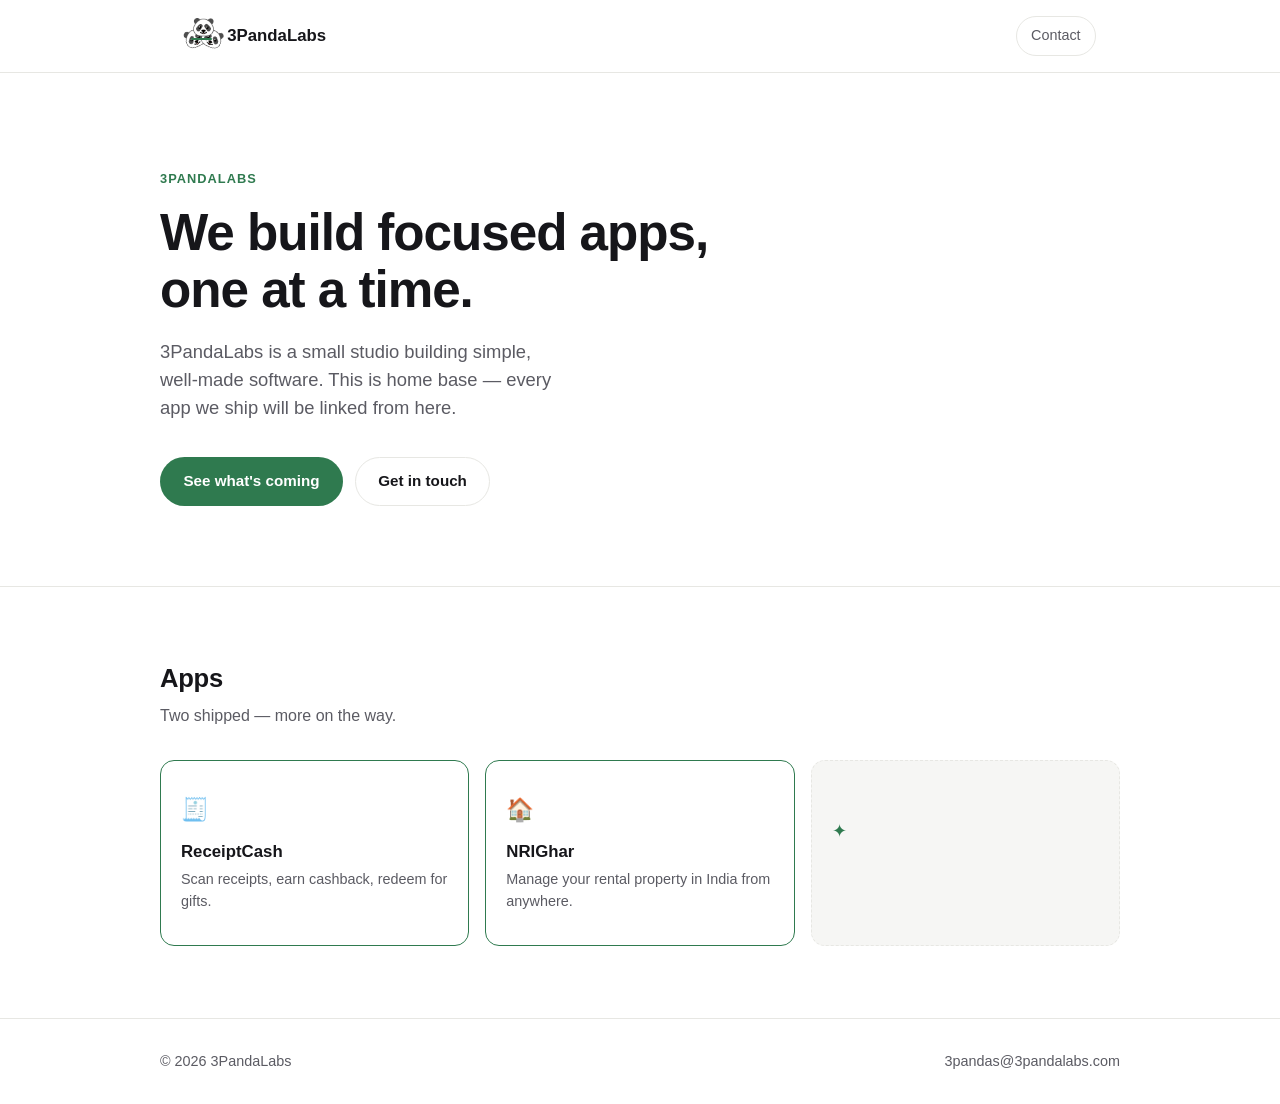
<file: index.html>
<!DOCTYPE html>
<html lang="en">
<head>
  <meta charset="UTF-8">
  <meta name="viewport" content="width=device-width, initial-scale=1.0">
  <title>3PandaLabs</title>
  <meta name="description" content="3PandaLabs — building focused, well-crafted apps.">
  <link rel="icon" href="data:image/svg+xml,<svg xmlns=%22http://www.w3.org/2000/svg%22 viewBox=%220 0 100 100%22><text y=%22.9em%22 font-size=%2270%22>🐼🐼🐼</text></svg>">
  <link rel="stylesheet" href="styles.css">
</head>
<body>
  <header class="nav">
    <div class="nav-inner">
      <a class="brand" href="#top">
        <span class="brand-mark" aria-hidden="true">
          <span>🐼</span><span>🐼</span><span>🐼</span>
        </span>
        <span class="brand-name">3PandaLabs</span>
      </a>
      <a class="nav-cta" href="mailto:3pandas@3pandalabs.com">Contact</a>
    </div>
  </header>

  <main id="top">
    <section class="hero">
      <div class="hero-inner">
        <p class="eyebrow">3PandaLabs</p>
        <h1>We build focused apps,<br>one at a time.</h1>
        <p class="lede">
          3PandaLabs is a small studio building simple, well-made software.
          This is home base — every app we ship will be linked from here.
        </p>
        <div class="hero-actions">
          <a class="btn btn-primary" href="#apps">See what's coming</a>
          <a class="btn btn-ghost" href="mailto:3pandas@3pandalabs.com">Get in touch</a>
        </div>
      </div>
    </section>

    <section class="apps" id="apps">
      <div class="section-inner">
        <h2>Apps</h2>
        <p class="section-lede">Two shipped — more on the way.</p>
        <div class="app-grid">
          <a class="app-card app-card-live" href="https://receiptcash.3pandalabs.com" target="_blank" rel="noopener">
            <span class="app-card-icon" aria-hidden="true">🧾</span>
            <p class="app-card-title">ReceiptCash</p>
            <p class="app-card-desc">Scan receipts, earn cashback, redeem for gifts.</p>
          </a>
          <a class="app-card app-card-live" href="https://nrighar.3pandalabs.com" target="_blank" rel="noopener">
            <span class="app-card-icon" aria-hidden="true">🏠</span>
            <p class="app-card-title">NRIGhar</p>
            <p class="app-card-desc">Manage your rental property in India from anywhere.</p>
          </a>
          <div class="app-card app-card-placeholder">
            <span class="app-card-icon" aria-hidden="true">✦</span>
            <p>&nbsp;</p>
          </div>
        </div>
      </div>
    </section>
  </main>

  <footer class="footer">
    <div class="footer-inner">
      <span>© 2026 3PandaLabs</span>
      <a href="mailto:3pandas@3pandalabs.com">3pandas@3pandalabs.com</a>
    </div>
  </footer>
</body>
</html>
</file>
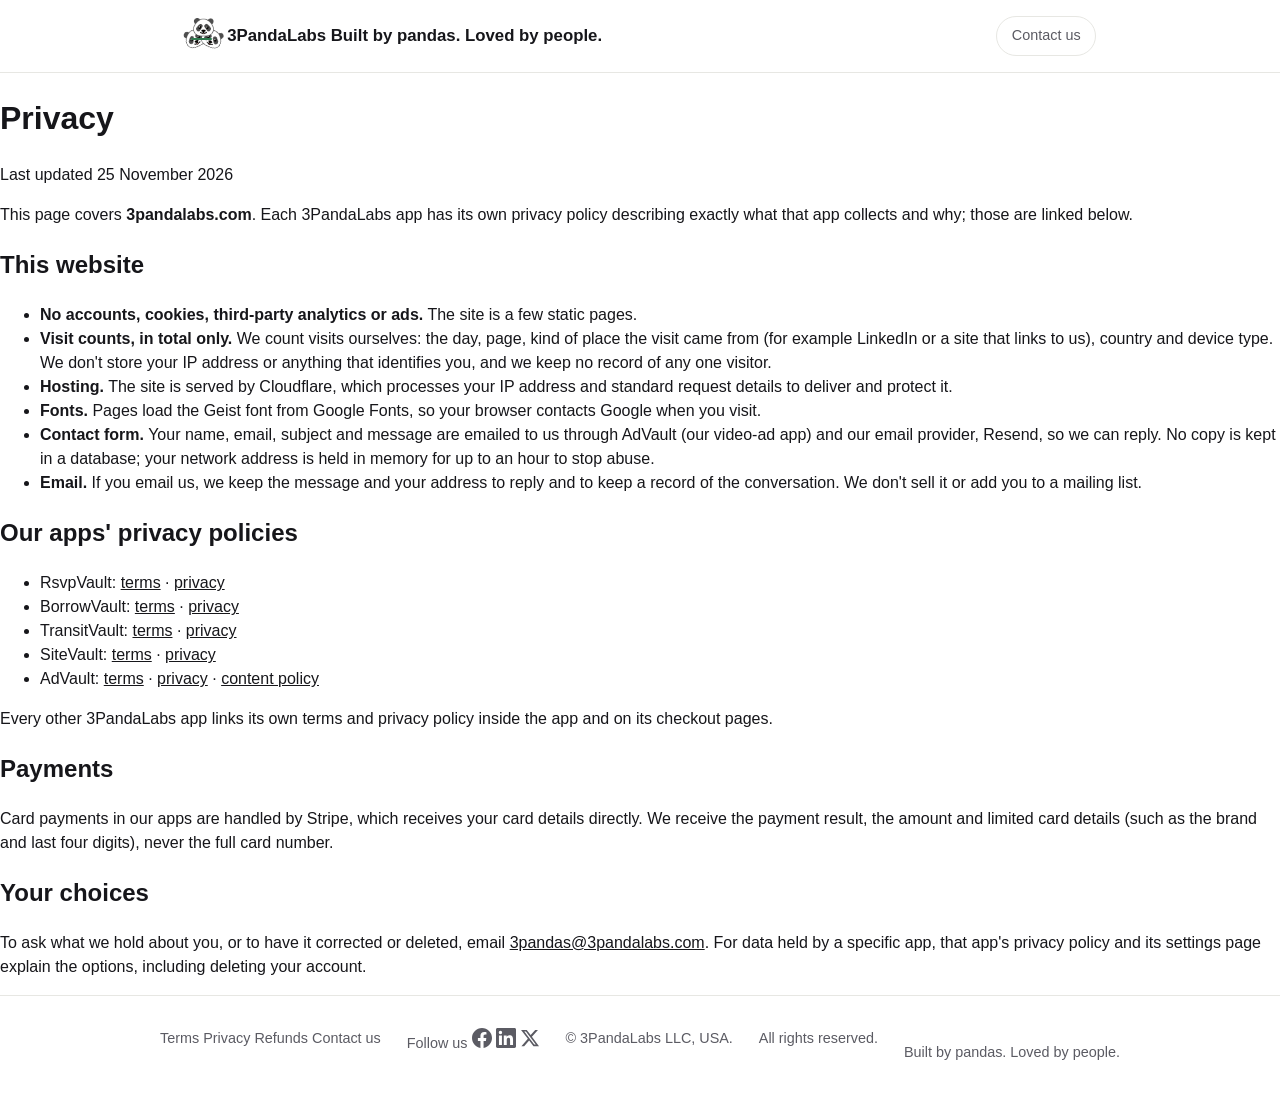
<file: public/privacy.html>
<!DOCTYPE html>
<html lang="en">
<head>
  <meta charset="UTF-8">
  <meta name="viewport" content="width=device-width, initial-scale=1.0">
  <title>Privacy — 3PandaLabs</title>
  <meta name="description" content="What the 3PandaLabs website collects (almost nothing) and where each app's privacy policy is.">
  <link rel="canonical" href="https://3pandalabs.com/privacy">
  <meta property="og:type" content="website">
  <meta property="og:site_name" content="3PandaLabs">
  <meta property="og:url" content="https://3pandalabs.com/privacy">
  <meta property="og:title" content="Privacy — 3PandaLabs">
  <meta property="og:description" content="What the 3PandaLabs website collects (almost nothing) and where each app's privacy policy is.">
  <meta property="og:image" content="https://3pandalabs.com/og.png">
  <meta property="og:image:width" content="1200">
  <meta property="og:image:height" content="630">
  <meta property="og:image:alt" content="3PandaLabs — Built by pandas. Loved by people.">
  <meta name="twitter:card" content="summary_large_image">
  <link rel="icon" href="data:image/svg+xml,<svg xmlns=%22http://www.w3.org/2000/svg%22 viewBox=%220 0 100 100%22><text y=%22.9em%22 font-size=%2270%22>🐼🐼🐼</text></svg>">
  <link rel="apple-touch-icon" sizes="180x180" href="/apple-touch-icon.png">
  <link rel="preconnect" href="https://fonts.googleapis.com">
  <link rel="preconnect" href="https://fonts.gstatic.com" crossorigin>
  <link href="https://fonts.googleapis.com/css2?family=Geist:wght@400;500;600;650;700&display=swap" rel="stylesheet">
  <link rel="stylesheet" href="/styles.css">
</head>
<body>
  <header class="nav">
    <div class="nav-inner">
      <a class="brand" href="/">
        <span class="brand-mark" aria-hidden="true">
          <span>🐼</span><span>🐼</span><span>🐼</span>
        </span>
        <span class="brand-text">
          <span class="brand-name">3PandaLabs</span>
          <span class="brand-tag">Built by pandas. Loved by people.</span>
        </span>
      </a>
      <a class="nav-cta" href="/contact">Contact us</a>
    </div>
  </header>

  <main class="legal">
    <div class="legal-inner">
      <h1>Privacy</h1>
      <p class="legal-updated">Last updated 25 November 2026</p>

      <p>This page covers <strong>3pandalabs.com</strong>. Each 3PandaLabs app has its own privacy policy describing exactly what that app collects and why; those are linked below.</p>

      <h2>This website</h2>
      <ul>
        <li><strong>No accounts, cookies, third-party analytics or ads.</strong> The site is a few static pages.</li>
        <li><strong>Visit counts, in total only.</strong> We count visits ourselves: the day, page, kind of place the visit came from (for example LinkedIn or a site that links to us), country and device type. We don't store your IP address or anything that identifies you, and we keep no record of any one visitor.</li>
        <li><strong>Hosting.</strong> The site is served by Cloudflare, which processes your IP address and standard request details to deliver and protect it.</li>
        <li><strong>Fonts.</strong> Pages load the Geist font from Google Fonts, so your browser contacts Google when you visit.</li>
        <li><strong>Contact form.</strong> Your name, email, subject and message are emailed to us through AdVault (our video-ad app) and our email provider, Resend, so we can reply. No copy is kept in a database; your network address is held in memory for up to an hour to stop abuse.</li>
        <li><strong>Email.</strong> If you email us, we keep the message and your address to reply and to keep a record of the conversation. We don't sell it or add you to a mailing list.</li>
      </ul>

      <h2>Our apps' privacy policies</h2>
      <ul>
        <li>RsvpVault: <a href="https://rsvpvault.3pandalabs.com/terms">terms</a> · <a href="https://rsvpvault.3pandalabs.com/privacy">privacy</a></li>
        <li>BorrowVault: <a href="https://borrowvault.3pandalabs.com/terms">terms</a> · <a href="https://borrowvault.3pandalabs.com/privacy">privacy</a></li>
        <li>TransitVault: <a href="https://transitvault.3pandalabs.com/terms">terms</a> · <a href="https://transitvault.3pandalabs.com/privacy">privacy</a></li>
        <li>SiteVault: <a href="https://sitevault.3pandalabs.com/terms">terms</a> · <a href="https://sitevault.3pandalabs.com/privacy">privacy</a></li>
        <li>AdVault: <a href="https://advault.3pandalabs.com/terms">terms</a> · <a href="https://advault.3pandalabs.com/privacy">privacy</a> · <a href="https://advault.3pandalabs.com/content-policy">content policy</a></li>
      </ul>
      <p>Every other 3PandaLabs app links its own terms and privacy policy inside the app and on its checkout pages.</p>

      <h2>Payments</h2>
      <p>Card payments in our apps are handled by Stripe, which receives your card details directly. We receive the payment result, the amount and limited card details (such as the brand and last four digits), never the full card number.</p>

      <h2>Your choices</h2>
      <p>To ask what we hold about you, or to have it corrected or deleted, email <a href="mailto:3pandas@3pandalabs.com">3pandas@3pandalabs.com</a>. For data held by a specific app, that app's privacy policy and its settings page explain the options, including deleting your account.</p>
    </div>
  </main>

  <footer class="footer">
    <div class="footer-inner">
      <nav class="footer-links" aria-label="Legal">
        <a href="/terms">Terms</a>
        <a href="/privacy">Privacy</a>
        <a href="/refunds">Refunds</a>
        <a href="/contact">Contact us</a>
      </nav>
      <div class="footer-follow">
        <span>Follow us</span>
        <a href="https://www.facebook.com/3pandalabs" target="_blank" rel="noopener noreferrer" aria-label="Facebook" title="Facebook"><svg viewBox="0 0 24 24" width="20" height="20" fill="currentColor" aria-hidden="true"><path fill-rule="evenodd" d="M24 12.073c0-6.627-5.373-12-12-12s-12 5.373-12 12c0 5.99 4.388 10.954 10.125 11.854v-8.385H7.078v-3.47h3.047V9.43c0-3.007 1.792-4.669 4.533-4.669 1.312 0 2.686.235 2.686.235v2.953H15.83c-1.491 0-1.956.925-1.956 1.874v2.25h3.328l-.532 3.47h-2.796v8.385C19.612 23.027 24 18.062 24 12.073z"/></svg></a>
        <a href="https://www.linkedin.com/company/3pandalabs" target="_blank" rel="noopener noreferrer" aria-label="LinkedIn" title="LinkedIn"><svg viewBox="0 0 24 24" width="20" height="20" fill="currentColor" aria-hidden="true"><path fill-rule="evenodd" d="M20.45 20.45h-3.56v-5.57c0-1.33-.02-3.04-1.85-3.04-1.85 0-2.14 1.45-2.14 2.94v5.67H9.35V9h3.41v1.56h.05c.48-.9 1.64-1.85 3.37-1.85 3.6 0 4.27 2.37 4.27 5.46v6.28zM5.34 7.43a2.06 2.06 0 1 1 0-4.13 2.06 2.06 0 0 1 0 4.13zm1.78 13.02H3.56V9h3.56v11.45zM22.22 0H1.77C.79 0 0 .77 0 1.73v20.54C0 23.23.79 24 1.77 24h20.45c.98 0 1.78-.77 1.78-1.73V1.73C24 .77 23.2 0 22.22 0z"/></svg></a>
        <a href="https://x.com/3pandalabs" target="_blank" rel="noopener noreferrer" aria-label="X" title="X"><svg viewBox="0 0 24 24" width="20" height="20" fill="currentColor" aria-hidden="true"><path fill-rule="evenodd" d="M18.244 2.25h3.308l-7.227 8.26 8.502 11.24H16.17l-5.214-6.817L4.99 21.75H1.68l7.73-8.835L1.254 2.25H8.08l4.713 6.231zm-1.161 17.52h1.833L7.084 4.126H5.117z"/></svg></a>
      </div>
      <span>© 3PandaLabs LLC, USA.</span>
      <span>All rights reserved.</span>
      <p class="footer-tagline">Built by pandas. Loved by people.</p>
    </div>
  </footer>
  <script src="https://counts.3pandalabs.com/c.js" defer></script>
</body>
</html>
</file>
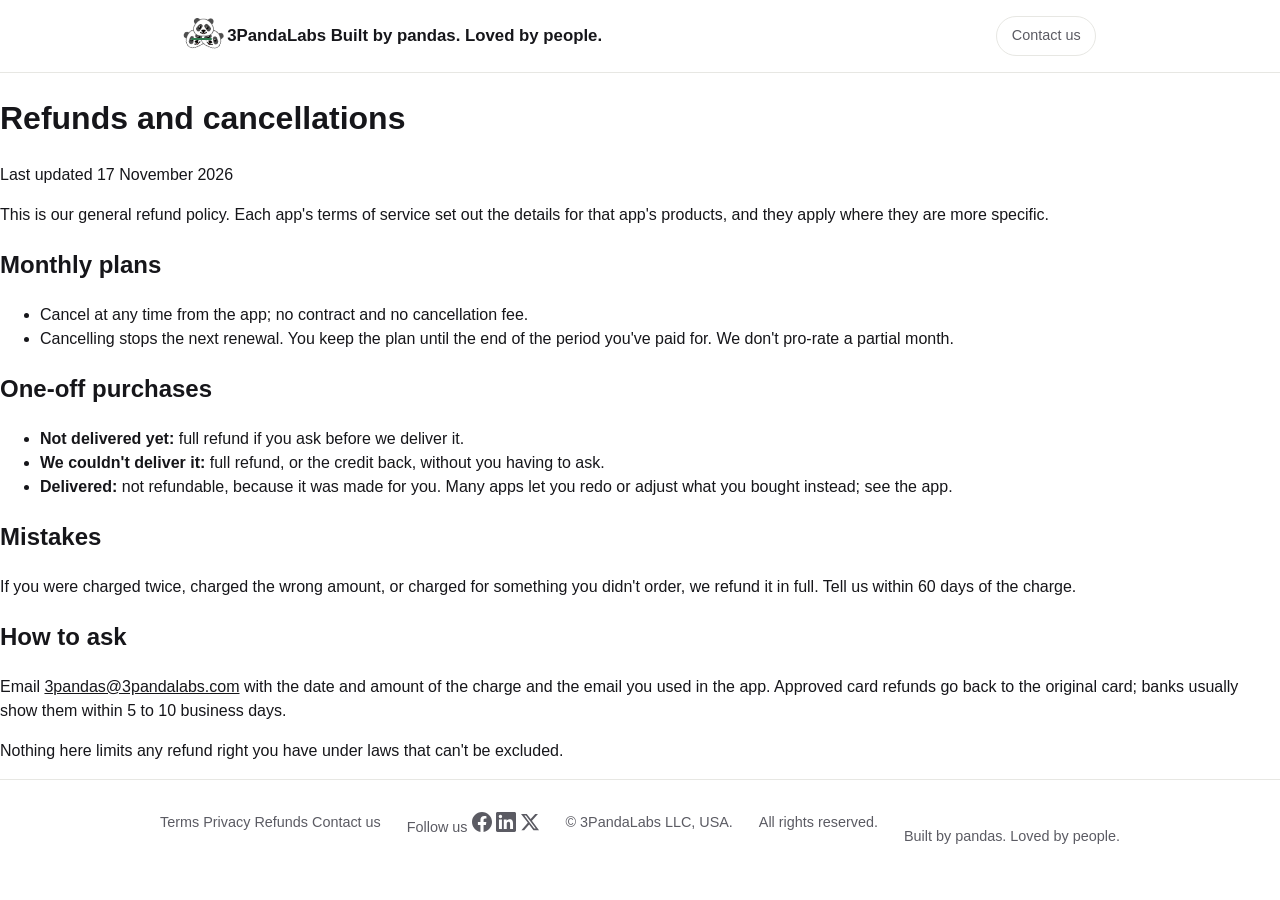
<file: public/refunds.html>
<!DOCTYPE html>
<html lang="en">
<head>
  <meta charset="UTF-8">
  <meta name="viewport" content="width=device-width, initial-scale=1.0">
  <title>Refunds and cancellations — 3PandaLabs</title>
  <meta name="description" content="How cancelling and refunds work across 3PandaLabs apps.">
  <link rel="canonical" href="https://3pandalabs.com/refunds">
  <meta property="og:type" content="website">
  <meta property="og:site_name" content="3PandaLabs">
  <meta property="og:url" content="https://3pandalabs.com/refunds">
  <meta property="og:title" content="Refunds and cancellations — 3PandaLabs">
  <meta property="og:description" content="How cancelling and refunds work across 3PandaLabs apps.">
  <meta property="og:image" content="https://3pandalabs.com/og.png">
  <meta property="og:image:width" content="1200">
  <meta property="og:image:height" content="630">
  <meta property="og:image:alt" content="3PandaLabs — Built by pandas. Loved by people.">
  <meta name="twitter:card" content="summary_large_image">
  <link rel="icon" href="data:image/svg+xml,<svg xmlns=%22http://www.w3.org/2000/svg%22 viewBox=%220 0 100 100%22><text y=%22.9em%22 font-size=%2270%22>🐼🐼🐼</text></svg>">
  <link rel="apple-touch-icon" sizes="180x180" href="/apple-touch-icon.png">
  <link rel="preconnect" href="https://fonts.googleapis.com">
  <link rel="preconnect" href="https://fonts.gstatic.com" crossorigin>
  <link href="https://fonts.googleapis.com/css2?family=Geist:wght@400;500;600;650;700&display=swap" rel="stylesheet">
  <link rel="stylesheet" href="/styles.css">
</head>
<body>
  <header class="nav">
    <div class="nav-inner">
      <a class="brand" href="/">
        <span class="brand-mark" aria-hidden="true">
          <span>🐼</span><span>🐼</span><span>🐼</span>
        </span>
        <span class="brand-text">
          <span class="brand-name">3PandaLabs</span>
          <span class="brand-tag">Built by pandas. Loved by people.</span>
        </span>
      </a>
      <a class="nav-cta" href="/contact">Contact us</a>
    </div>
  </header>

  <main class="legal">
    <div class="legal-inner">
      <h1>Refunds and cancellations</h1>
      <p class="legal-updated">Last updated 17 November 2026</p>

      <p>This is our general refund policy. Each app's terms of service set out the details for that app's products, and they apply where they are more specific.</p>

      <h2>Monthly plans</h2>
      <ul>
        <li>Cancel at any time from the app; no contract and no cancellation fee.</li>
        <li>Cancelling stops the next renewal. You keep the plan until the end of the period you've paid for. We don't pro-rate a partial month.</li>
      </ul>

      <h2>One-off purchases</h2>
      <ul>
        <li><strong>Not delivered yet:</strong> full refund if you ask before we deliver it.</li>
        <li><strong>We couldn't deliver it:</strong> full refund, or the credit back, without you having to ask.</li>
        <li><strong>Delivered:</strong> not refundable, because it was made for you. Many apps let you redo or adjust what you bought instead; see the app.</li>
      </ul>

      <h2>Mistakes</h2>
      <p>If you were charged twice, charged the wrong amount, or charged for something you didn't order, we refund it in full. Tell us within 60 days of the charge.</p>

      <h2>How to ask</h2>
      <p>Email <a href="mailto:3pandas@3pandalabs.com">3pandas@3pandalabs.com</a> with the date and amount of the charge and the email you used in the app. Approved card refunds go back to the original card; banks usually show them within 5 to 10 business days.</p>

      <p>Nothing here limits any refund right you have under laws that can't be excluded.</p>
    </div>
  </main>

  <footer class="footer">
    <div class="footer-inner">
      <nav class="footer-links" aria-label="Legal">
        <a href="/terms">Terms</a>
        <a href="/privacy">Privacy</a>
        <a href="/refunds">Refunds</a>
        <a href="/contact">Contact us</a>
      </nav>
      <div class="footer-follow">
        <span>Follow us</span>
        <a href="https://www.facebook.com/3pandalabs" target="_blank" rel="noopener noreferrer" aria-label="Facebook" title="Facebook"><svg viewBox="0 0 24 24" width="20" height="20" fill="currentColor" aria-hidden="true"><path fill-rule="evenodd" d="M24 12.073c0-6.627-5.373-12-12-12s-12 5.373-12 12c0 5.99 4.388 10.954 10.125 11.854v-8.385H7.078v-3.47h3.047V9.43c0-3.007 1.792-4.669 4.533-4.669 1.312 0 2.686.235 2.686.235v2.953H15.83c-1.491 0-1.956.925-1.956 1.874v2.25h3.328l-.532 3.47h-2.796v8.385C19.612 23.027 24 18.062 24 12.073z"/></svg></a>
        <a href="https://www.linkedin.com/company/3pandalabs" target="_blank" rel="noopener noreferrer" aria-label="LinkedIn" title="LinkedIn"><svg viewBox="0 0 24 24" width="20" height="20" fill="currentColor" aria-hidden="true"><path fill-rule="evenodd" d="M20.45 20.45h-3.56v-5.57c0-1.33-.02-3.04-1.85-3.04-1.85 0-2.14 1.45-2.14 2.94v5.67H9.35V9h3.41v1.56h.05c.48-.9 1.64-1.85 3.37-1.85 3.6 0 4.27 2.37 4.27 5.46v6.28zM5.34 7.43a2.06 2.06 0 1 1 0-4.13 2.06 2.06 0 0 1 0 4.13zm1.78 13.02H3.56V9h3.56v11.45zM22.22 0H1.77C.79 0 0 .77 0 1.73v20.54C0 23.23.79 24 1.77 24h20.45c.98 0 1.78-.77 1.78-1.73V1.73C24 .77 23.2 0 22.22 0z"/></svg></a>
        <a href="https://x.com/3pandalabs" target="_blank" rel="noopener noreferrer" aria-label="X" title="X"><svg viewBox="0 0 24 24" width="20" height="20" fill="currentColor" aria-hidden="true"><path fill-rule="evenodd" d="M18.244 2.25h3.308l-7.227 8.26 8.502 11.24H16.17l-5.214-6.817L4.99 21.75H1.68l7.73-8.835L1.254 2.25H8.08l4.713 6.231zm-1.161 17.52h1.833L7.084 4.126H5.117z"/></svg></a>
      </div>
      <span>© 3PandaLabs LLC, USA.</span>
      <span>All rights reserved.</span>
      <p class="footer-tagline">Built by pandas. Loved by people.</p>
    </div>
  </footer>
  <script src="https://counts.3pandalabs.com/c.js" defer></script>
</body>
</html>
</file>
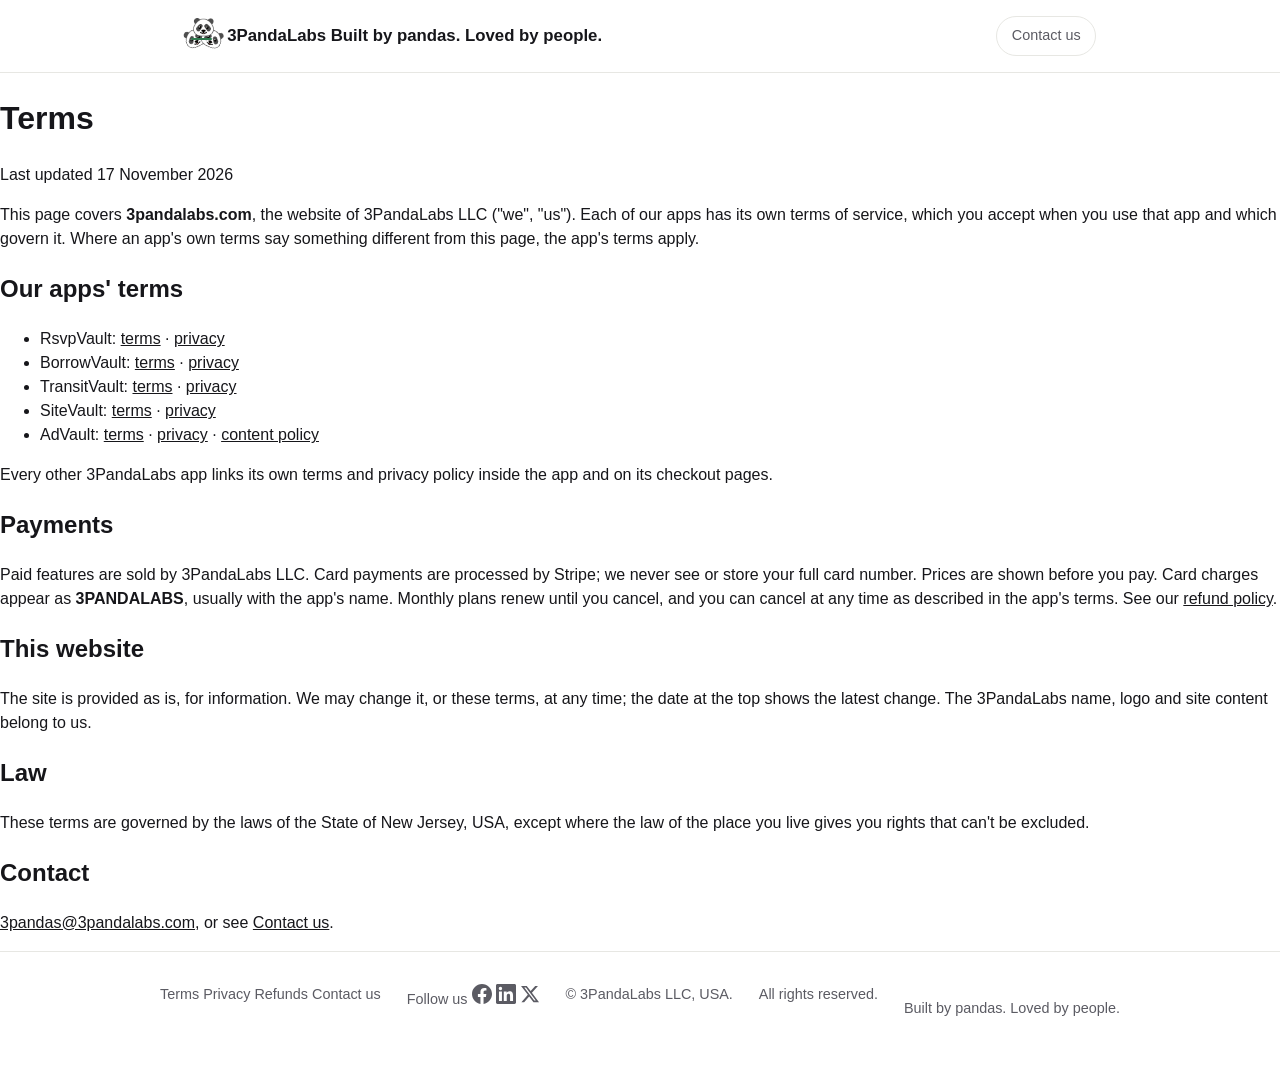
<file: public/terms.html>
<!DOCTYPE html>
<html lang="en">
<head>
  <meta charset="UTF-8">
  <meta name="viewport" content="width=device-width, initial-scale=1.0">
  <title>Terms — 3PandaLabs</title>
  <meta name="description" content="Terms for the 3PandaLabs website and how each 3PandaLabs app's own terms apply.">
  <link rel="canonical" href="https://3pandalabs.com/terms">
  <meta property="og:type" content="website">
  <meta property="og:site_name" content="3PandaLabs">
  <meta property="og:url" content="https://3pandalabs.com/terms">
  <meta property="og:title" content="Terms — 3PandaLabs">
  <meta property="og:description" content="Terms for the 3PandaLabs website and how each 3PandaLabs app's own terms apply.">
  <meta property="og:image" content="https://3pandalabs.com/og.png">
  <meta property="og:image:width" content="1200">
  <meta property="og:image:height" content="630">
  <meta property="og:image:alt" content="3PandaLabs — Built by pandas. Loved by people.">
  <meta name="twitter:card" content="summary_large_image">
  <link rel="icon" href="data:image/svg+xml,<svg xmlns=%22http://www.w3.org/2000/svg%22 viewBox=%220 0 100 100%22><text y=%22.9em%22 font-size=%2270%22>🐼🐼🐼</text></svg>">
  <link rel="apple-touch-icon" sizes="180x180" href="/apple-touch-icon.png">
  <link rel="preconnect" href="https://fonts.googleapis.com">
  <link rel="preconnect" href="https://fonts.gstatic.com" crossorigin>
  <link href="https://fonts.googleapis.com/css2?family=Geist:wght@400;500;600;650;700&display=swap" rel="stylesheet">
  <link rel="stylesheet" href="/styles.css">
</head>
<body>
  <header class="nav">
    <div class="nav-inner">
      <a class="brand" href="/">
        <span class="brand-mark" aria-hidden="true">
          <span>🐼</span><span>🐼</span><span>🐼</span>
        </span>
        <span class="brand-text">
          <span class="brand-name">3PandaLabs</span>
          <span class="brand-tag">Built by pandas. Loved by people.</span>
        </span>
      </a>
      <a class="nav-cta" href="/contact">Contact us</a>
    </div>
  </header>

  <main class="legal">
    <div class="legal-inner">
      <h1>Terms</h1>
      <p class="legal-updated">Last updated 17 November 2026</p>

      <p>This page covers <strong>3pandalabs.com</strong>, the website of 3PandaLabs LLC ("we", "us"). Each of our apps has its own terms of service, which you accept when you use that app and which govern it. Where an app's own terms say something different from this page, the app's terms apply.</p>

      <h2>Our apps' terms</h2>
      <ul>
        <li>RsvpVault: <a href="https://rsvpvault.3pandalabs.com/terms">terms</a> · <a href="https://rsvpvault.3pandalabs.com/privacy">privacy</a></li>
        <li>BorrowVault: <a href="https://borrowvault.3pandalabs.com/terms">terms</a> · <a href="https://borrowvault.3pandalabs.com/privacy">privacy</a></li>
        <li>TransitVault: <a href="https://transitvault.3pandalabs.com/terms">terms</a> · <a href="https://transitvault.3pandalabs.com/privacy">privacy</a></li>
        <li>SiteVault: <a href="https://sitevault.3pandalabs.com/terms">terms</a> · <a href="https://sitevault.3pandalabs.com/privacy">privacy</a></li>
        <li>AdVault: <a href="https://advault.3pandalabs.com/terms">terms</a> · <a href="https://advault.3pandalabs.com/privacy">privacy</a> · <a href="https://advault.3pandalabs.com/content-policy">content policy</a></li>
      </ul>
      <p>Every other 3PandaLabs app links its own terms and privacy policy inside the app and on its checkout pages.</p>

      <h2>Payments</h2>
      <p>Paid features are sold by 3PandaLabs LLC. Card payments are processed by Stripe; we never see or store your full card number. Prices are shown before you pay. Card charges appear as <strong>3PANDALABS</strong>, usually with the app's name. Monthly plans renew until you cancel, and you can cancel at any time as described in the app's terms. See our <a href="/refunds">refund policy</a>.</p>

      <h2>This website</h2>
      <p>The site is provided as is, for information. We may change it, or these terms, at any time; the date at the top shows the latest change. The 3PandaLabs name, logo and site content belong to us.</p>

      <h2>Law</h2>
      <p>These terms are governed by the laws of the State of New Jersey, USA, except where the law of the place you live gives you rights that can't be excluded.</p>

      <h2>Contact</h2>
      <p><a href="mailto:3pandas@3pandalabs.com">3pandas@3pandalabs.com</a>, or see <a href="/contact">Contact us</a>.</p>
    </div>
  </main>

  <footer class="footer">
    <div class="footer-inner">
      <nav class="footer-links" aria-label="Legal">
        <a href="/terms">Terms</a>
        <a href="/privacy">Privacy</a>
        <a href="/refunds">Refunds</a>
        <a href="/contact">Contact us</a>
      </nav>
      <div class="footer-follow">
        <span>Follow us</span>
        <a href="https://www.facebook.com/3pandalabs" target="_blank" rel="noopener noreferrer" aria-label="Facebook" title="Facebook"><svg viewBox="0 0 24 24" width="20" height="20" fill="currentColor" aria-hidden="true"><path fill-rule="evenodd" d="M24 12.073c0-6.627-5.373-12-12-12s-12 5.373-12 12c0 5.99 4.388 10.954 10.125 11.854v-8.385H7.078v-3.47h3.047V9.43c0-3.007 1.792-4.669 4.533-4.669 1.312 0 2.686.235 2.686.235v2.953H15.83c-1.491 0-1.956.925-1.956 1.874v2.25h3.328l-.532 3.47h-2.796v8.385C19.612 23.027 24 18.062 24 12.073z"/></svg></a>
        <a href="https://www.linkedin.com/company/3pandalabs" target="_blank" rel="noopener noreferrer" aria-label="LinkedIn" title="LinkedIn"><svg viewBox="0 0 24 24" width="20" height="20" fill="currentColor" aria-hidden="true"><path fill-rule="evenodd" d="M20.45 20.45h-3.56v-5.57c0-1.33-.02-3.04-1.85-3.04-1.85 0-2.14 1.45-2.14 2.94v5.67H9.35V9h3.41v1.56h.05c.48-.9 1.64-1.85 3.37-1.85 3.6 0 4.27 2.37 4.27 5.46v6.28zM5.34 7.43a2.06 2.06 0 1 1 0-4.13 2.06 2.06 0 0 1 0 4.13zm1.78 13.02H3.56V9h3.56v11.45zM22.22 0H1.77C.79 0 0 .77 0 1.73v20.54C0 23.23.79 24 1.77 24h20.45c.98 0 1.78-.77 1.78-1.73V1.73C24 .77 23.2 0 22.22 0z"/></svg></a>
        <a href="https://x.com/3pandalabs" target="_blank" rel="noopener noreferrer" aria-label="X" title="X"><svg viewBox="0 0 24 24" width="20" height="20" fill="currentColor" aria-hidden="true"><path fill-rule="evenodd" d="M18.244 2.25h3.308l-7.227 8.26 8.502 11.24H16.17l-5.214-6.817L4.99 21.75H1.68l7.73-8.835L1.254 2.25H8.08l4.713 6.231zm-1.161 17.52h1.833L7.084 4.126H5.117z"/></svg></a>
      </div>
      <span>© 3PandaLabs LLC, USA.</span>
      <span>All rights reserved.</span>
      <p class="footer-tagline">Built by pandas. Loved by people.</p>
    </div>
  </footer>
  <script src="https://counts.3pandalabs.com/c.js" defer></script>
</body>
</html>
</file>
<file: styles.css>
:root {
  --bg: #ffffff;
  --bg-subtle: #f6f6f4;
  --fg: #16161a;
  --fg-muted: #5b5b63;
  --border: #e7e7e3;
  --accent: #2f7a4f;
  --accent-fg: #ffffff;
  --radius: 14px;
  --max-width: 960px;
}

@media (prefers-color-scheme: dark) {
  :root {
    --bg: #121214;
    --bg-subtle: #19191c;
    --fg: #f2f2f0;
    --fg-muted: #a3a3ab;
    --border: #2a2a2e;
    --accent: #4fbf7d;
    --accent-fg: #0c0c0d;
  }
}

* { box-sizing: border-box; }

html, body {
  margin: 0;
  padding: 0;
}

body {
  background: var(--bg);
  color: var(--fg);
  font-family: -apple-system, BlinkMacSystemFont, "Segoe UI", Inter, Roboto, Helvetica, Arial, sans-serif;
  line-height: 1.5;
  -webkit-font-smoothing: antialiased;
}

a { color: inherit; }

.nav {
  border-bottom: 1px solid var(--border);
  position: sticky;
  top: 0;
  background: var(--bg);
  z-index: 10;
}

.nav-inner {
  max-width: var(--max-width);
  margin: 0 auto;
  padding: 1rem 1.5rem;
  display: flex;
  align-items: center;
  justify-content: space-between;
}

.brand {
  display: flex;
  align-items: center;
  gap: 0.5rem;
  text-decoration: none;
  font-weight: 600;
  font-size: 1.05rem;
}

.brand-mark {
  position: relative;
  display: inline-block;
  width: 2.2rem;
  height: 2.05rem;
  flex-shrink: 0;
}

.brand-mark span {
  position: absolute;
  font-size: 1.15rem;
  line-height: 1;
}

/* apex of the A */
.brand-mark span:nth-child(1) { top: -0.1rem; left: 0.52rem; z-index: 2; }
/* left leg, angled outward, overlapping the apex */
.brand-mark span:nth-child(2) { top: 0.6rem; left: 0.02rem; transform: rotate(-24deg); }
/* right leg, angled outward, overlapping the apex */
.brand-mark span:nth-child(3) { top: 0.6rem; left: 1.02rem; transform: rotate(24deg); }

/* crossbar of the A */
.brand-mark::after {
  content: "";
  position: absolute;
  top: 1.15rem;
  left: 0.45rem;
  width: 1.3rem;
  height: 2px;
  background: var(--accent);
  border-radius: 1px;
  z-index: 3;
}

.nav-cta {
  text-decoration: none;
  font-size: 0.9rem;
  font-weight: 500;
  color: var(--fg-muted);
  padding: 0.5rem 0.9rem;
  border: 1px solid var(--border);
  border-radius: 999px;
}

.nav-cta:hover { color: var(--fg); border-color: var(--fg-muted); }

.hero {
  padding: 6rem 1.5rem 5rem;
  border-bottom: 1px solid var(--border);
}

.hero-inner {
  max-width: var(--max-width);
  margin: 0 auto;
}

.eyebrow {
  text-transform: uppercase;
  letter-spacing: 0.08em;
  font-size: 0.8rem;
  font-weight: 600;
  color: var(--accent);
  margin: 0 0 1rem;
}

.hero h1 {
  font-size: clamp(2rem, 5vw, 3.2rem);
  line-height: 1.12;
  margin: 0 0 1.25rem;
  letter-spacing: -0.02em;
  font-weight: 650;
}

.lede {
  font-size: 1.15rem;
  color: var(--fg-muted);
  max-width: 40ch;
  margin: 0 0 2.25rem;
}

.hero-actions {
  display: flex;
  gap: 0.75rem;
  flex-wrap: wrap;
}

.btn {
  display: inline-flex;
  align-items: center;
  text-decoration: none;
  font-weight: 600;
  font-size: 0.95rem;
  padding: 0.75rem 1.4rem;
  border-radius: 999px;
  border: 1px solid transparent;
}

.btn-primary {
  background: var(--accent);
  color: var(--accent-fg);
}

.btn-primary:hover { opacity: 0.9; }

.btn-ghost {
  border-color: var(--border);
  color: var(--fg);
}

.btn-ghost:hover { border-color: var(--fg-muted); }

.apps { padding: 4.5rem 1.5rem; }

.section-inner {
  max-width: var(--max-width);
  margin: 0 auto;
}

.apps h2 {
  font-size: 1.6rem;
  margin: 0 0 0.4rem;
  letter-spacing: -0.01em;
}

.section-lede {
  color: var(--fg-muted);
  margin: 0 0 2rem;
}

.app-grid {
  display: grid;
  grid-template-columns: repeat(auto-fit, minmax(220px, 1fr));
  gap: 1rem;
}

.app-card {
  border: 1px dashed var(--border);
  border-radius: var(--radius);
  background: var(--bg-subtle);
  padding: 2rem 1.25rem;
  min-height: 120px;
  display: flex;
  flex-direction: column;
  align-items: flex-start;
  justify-content: flex-end;
  color: var(--fg-muted);
}

.app-card-icon {
  color: var(--accent);
  font-size: 1.1rem;
  margin-bottom: 0.75rem;
}

.app-card-live {
  border: 1px solid var(--accent);
  background: var(--bg);
  text-decoration: none;
  color: var(--fg);
  transition: transform 0.15s ease, box-shadow 0.15s ease;
}

.app-card-live:hover {
  transform: translateY(-2px);
  box-shadow: 0 8px 20px -12px var(--accent);
}

.app-card-live .app-card-icon {
  font-size: 1.4rem;
}

.app-card-title {
  font-weight: 600;
  font-size: 1.05rem;
  margin: 0 0 0.35rem;
  color: var(--fg);
}

.app-card-desc {
  margin: 0;
  font-size: 0.9rem;
  color: var(--fg-muted);
}

.footer {
  border-top: 1px solid var(--border);
  padding: 2rem 1.5rem;
}

.footer-inner {
  max-width: var(--max-width);
  margin: 0 auto;
  display: flex;
  justify-content: space-between;
  flex-wrap: wrap;
  gap: 0.5rem;
  color: var(--fg-muted);
  font-size: 0.9rem;
}

.footer-inner a { text-decoration: none; }
.footer-inner a:hover { color: var(--fg); }
</file>
